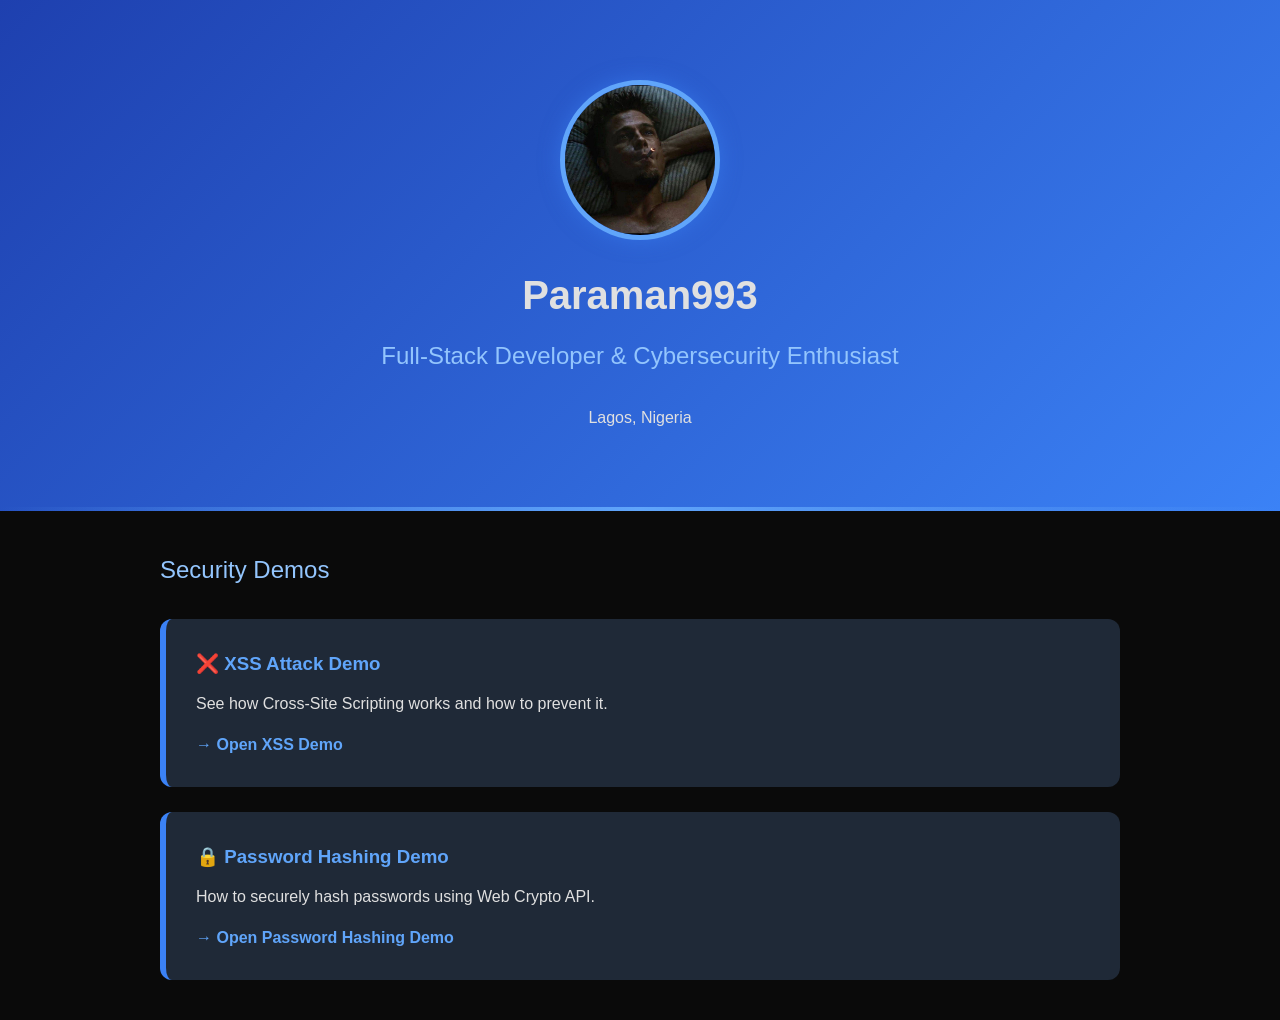
<file: index.html>
<!DOCTYPE html>
<html lang="en">
<head>

  <link rel="stylesheet" href="style.css">
    <meta charset="UTF-8">
    <meta name="viewport" content="width=device-width, initial-scale=1.0">
    <title>Paraman993 | Full-Stack + Cybersecurity</title>
    <style>
        body {
            font-family: Arial, sans-serif;
            margin: 0;
            padding: 0;
            background: #0a0a0a;
            color: #e0e0e0;
        }
        header {
            text-align: center;
            padding: 80px 20px;
            background: linear-gradient(135deg, #1e40af, #3b82f6);
        }
        img {
            width: 160px;
            height: 160px;
            border-radius: 50%;
            border: 5px solid #60a5fa;
            box-shadow: 0 0 20px rgba(59, 130, 246, 0.5);
        }
        h1 { margin: 15px 0 8px; font-size: 2.5rem; }
        h2 { color: #93c5fd; }
        .container {
            max-width: 1000px;
            margin: 40px auto;
            padding: 0 20px;
        }
        .demo-card {
            background: #1f2937;
            padding: 30px;
            margin: 25px 0;
            border-radius: 12px;
            border-left: 6px solid #3b82f6;
        }
        a {
            color: #60a5fa;
            text-decoration: none;
        }
        a:hover { text-decoration: underline; }
    </style>
</head>
<body>

    <header>
        <img src="profile-photo.jpg" alt="Paraman993">   <!-- Change to .png if your photo is PNG -->
        <h1>Paraman993</h1>
        <h2>Full-Stack Developer & Cybersecurity Enthusiast</h2>
        <p>Lagos, Nigeria</p>
    </header>

    <div class="container">
        <h2>Security Demos</h2>

     <div class="demo-card">
    <h3>❌ XSS Attack Demo</h3>
    <p>See how Cross-Site Scripting works and how to prevent it.</p>
    <a href="xss-demo.html" target="_blank">→ Open XSS Demo</a>
</div>

<div class="demo-card">
    <h3>🔒 Password Hashing Demo</h3>
    <p>How to securely hash passwords using Web Crypto API.</p>
    <a href="password-demo.html" target="_blank">→ Open Password Hashing Demo</a>
</div>

</body>
</html>
</file>
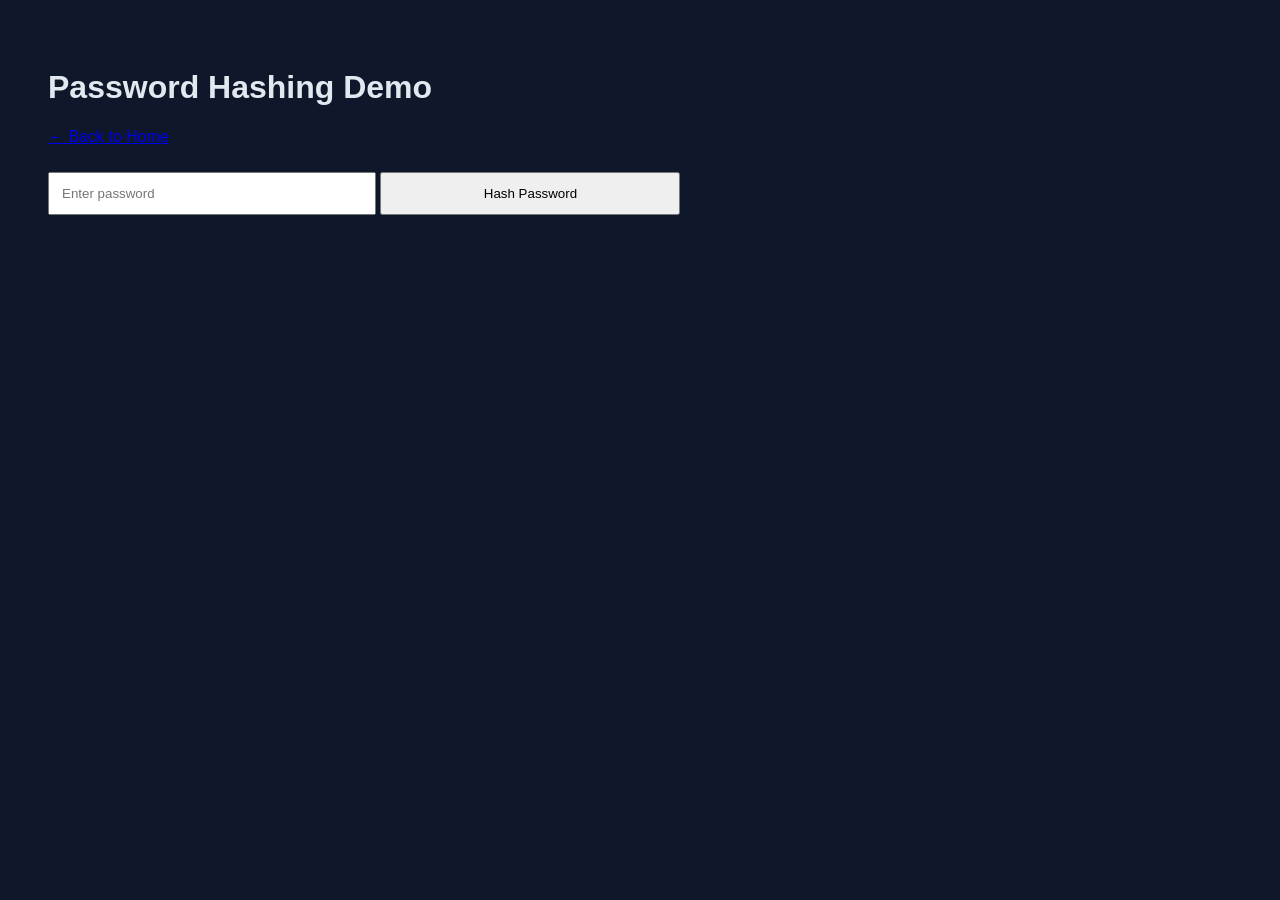
<file: password-demo.html>
<!DOCTYPE html>
<html lang="en">
<head>
    <meta charset="UTF-8">
    <meta name="viewport" content="width=device-width, initial-scale=1.0">
    <title>Password Hashing Demo</title>
    <style>
        body { font-family: Arial; background: #0f172a; color: #e2e8f0; padding: 40px; }
        input, button { padding: 12px; margin: 10px 0; width: 300px; }
    </style>
</head>
<body>
    <h1>Password Hashing Demo</h1>
    <p><a href="index.html">← Back to Home</a></p>

    <input type="password" id="password" placeholder="Enter password">
    <button onclick="hashPassword()">Hash Password</button>
    <pre id="result"></pre>

    <script>
        async function hashPassword() {
            const password = document.getElementById('password').value;
            if (!password) return alert("Enter a password");

            const encoder = new TextEncoder();
            const data = encoder.encode(password);
            const hashBuffer = await crypto.subtle.digest('SHA-256', data);
            const hashArray = Array.from(new Uint8Array(hashBuffer));
            const hashHex = hashArray.map(b => b.toString(16).padStart(2, '0')).join('');

            document.getElementById('result').textContent = 
                `Hashed Password (SHA-256):\n${hashHex}\n\nNever store plain passwords!`;
        }
    </script>
</body>
</html>
</file>
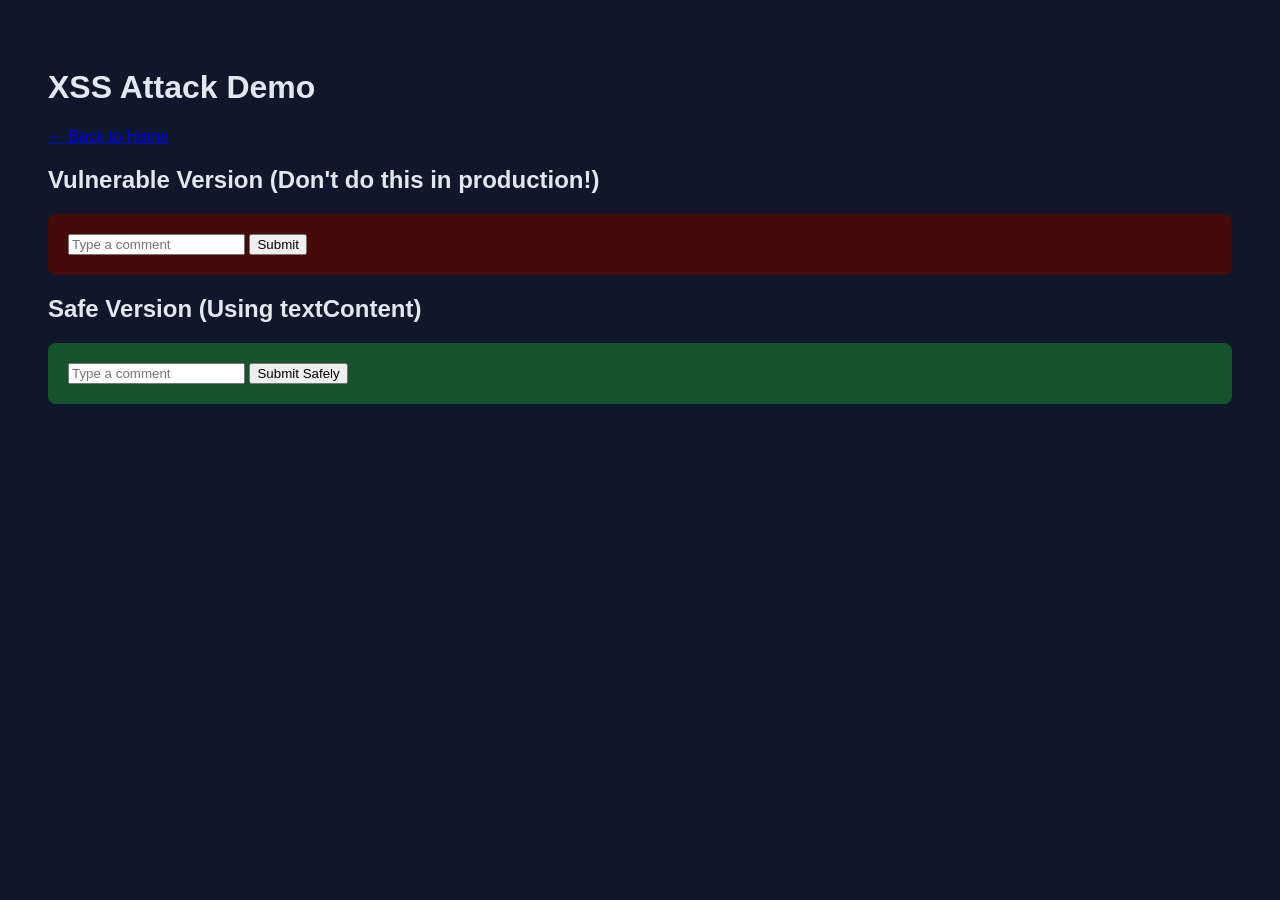
<file: xss-demo.htm>
<!DOCTYPE html>
<html lang="en">
<head>
    <meta charset="UTF-8">
    <meta name="viewport" content="width=device-width, initial-scale=1.0">
    <title>XSS Attack Demo</title>
    <style>
        body { font-family: Arial; background: #0f172a; color: #e2e8f0; padding: 40px; }
        .vulnerable { background: #450a0a; padding: 20px; border-radius: 8px; }
        .safe { background: #14532d; padding: 20px; border-radius: 8px; }
    </style>
</head>
<body>
    <h1>XSS Attack Demo</h1>
    <p><a href="index.html">← Back to Home</a></p>

    <h2>Vulnerable Version (Don't do this in production!)</h2>
    <div class="vulnerable">
        <input type="text" id="comment" placeholder="Type a comment">
        <button onclick="submitComment()">Submit</button>
        <div id="output"></div>
    </div>

    <h2>Safe Version (Using textContent)</h2>
    <div class="safe">
        <input type="text" id="safe-comment" placeholder="Type a comment">
        <button onclick="submitSafeComment()">Submit Safely</button>
        <div id="safe-output"></div>
    </div>

    <script>
        function submitComment() {
            const comment = document.getElementById('comment').value;
            document.getElementById('output').innerHTML = comment;   // Vulnerable to XSS
        }
        function submitSafeComment() {
            const comment = document.getElementById('safe-comment').value;
            document.getElementById('safe-output').textContent = comment; // Safe
        }
    </script>
</body>
</html>
</file>
<file: style.css>
/* ====================== Modern Portfolio Styles ====================== */

* {
    margin: 0;
    padding: 0;
    box-sizing: border-box;
}

body {
    font-family: 'Segoe UI', Tahoma, Geneva, Verdana, sans-serif;
    background: #0a0a0a;
    color: #e0e0e0;
    line-height: 1.6;
}

header {
    text-align: center;
    padding: 100px 20px 80px;
    background: linear-gradient(135deg, #1e3a8a 0%, #3b82f6 100%);
    position: relative;
    overflow: hidden;
}

header::after {
    content: '';
    position: absolute;
    bottom: 0;
    left: 0;
    width: 100%;
    height: 4px;
    background: linear-gradient(to right, transparent, #60a5fa, transparent);
}

.profile-img {
    width: 170px;
    height: 170px;
    border-radius: 50%;
    border: 6px solid #60a5fa;
    box-shadow: 0 10px 30px rgba(59, 130, 246, 0.4);
    margin-bottom: 20px;
}

h1 {
    font-size: 2.8rem;
    margin-bottom: 8px;
}

h2 {
    color: #93c5fd;
    font-weight: 400;
    margin: 10px 0 30px;
}

.container {
    max-width: 1000px;
    margin: 40px auto;
    padding: 0 20px;
}

h3 {
    color: #60a5fa;
    margin-bottom: 12px;
}

.demo-card {
    background: #1f2937;
    padding: 32px;
    margin: 25px 0;
    border-radius: 16px;
    border-left: 6px solid #3b82f6;
    transition: all 0.3s ease;
}

.demo-card:hover {
    transform: translateY(-5px);
    box-shadow: 0 15px 30px rgba(59, 130, 246, 0.2);
}

.demo-card a {
    color: #60a5fa;
    text-decoration: none;
    font-weight: 600;
    display: inline-block;
    margin-top: 15px;
}

.demo-card a:hover {
    color: #93c5fd;
    text-decoration: underline;
}

/* Responsive */
@media (max-width: 768px) {
    h1 { font-size: 2.2rem; }
    .profile-img { width: 140px; height: 140px; }
}
</file>
